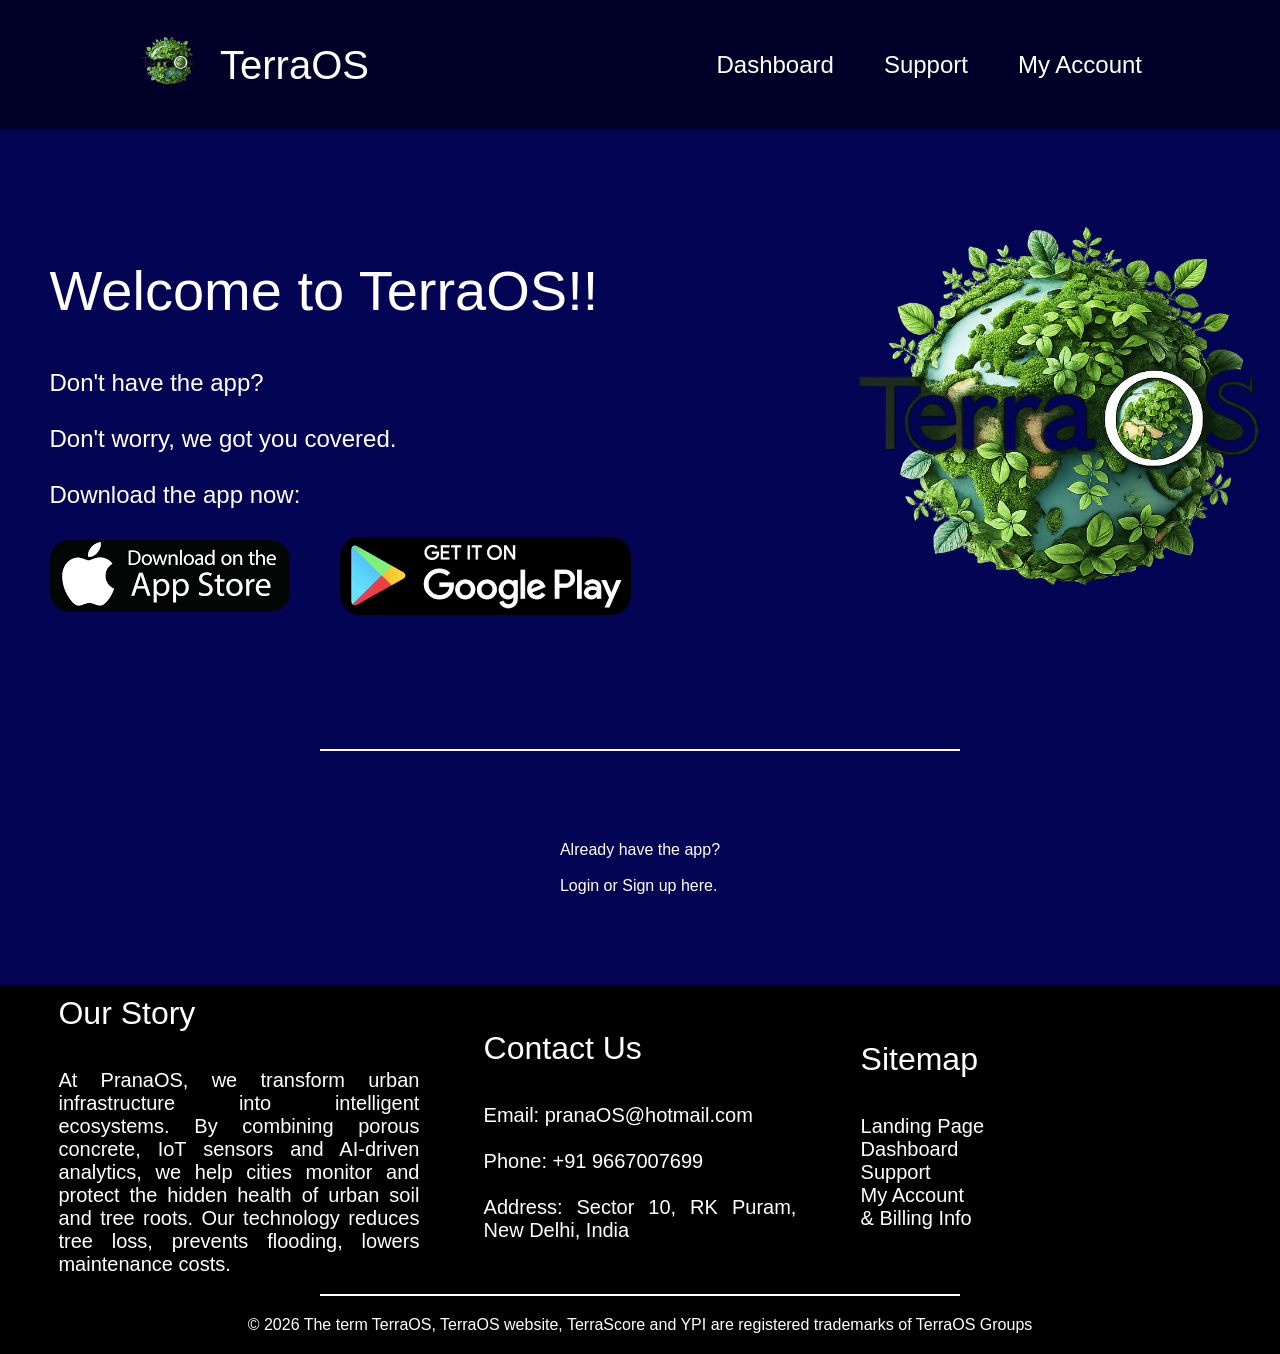
<file: index.html>
<!DOCTYPE html>
<html lang="en">

<head>
    <meta charset="UTF-8">
    <meta name="viewport" content="width=device-width, initial-scale=1.0">
    <link rel="stylesheet" href="styles.css">
    <link rel="shortcut icon" href="ChatGPT Image May 31, 2026, 08_23_54 PM.png" type="image/x-icon">
    <title>TerraOS - Landing Page</title>
</head>

<body>
    <header id="navbar">
        <div class="hl" id="brand-logo">
            <a href="index.html">
                <div><img src="ChatGPT Image May 31, 2026, 08_23_54 PM.png" alt="" height="80px" width="80px"></div>
                <div>TerraOS</div>
            </a>
        </div>
        <div class="hr">
            <button class="hamburger" id="hamburger-btn">
                <span></span>
                <span></span>
                <span></span>
            </button>
            <ul class="h-items" id="nav-menu">
                <li>
                    <a href="dash.html">
                        Dashboard
                    </a>
                </li>
                <li>
                    <a href="support.html">
                        Support
                    </a>
                </li>
                <li>
                    <a href="myacc.html">
                        My&nbsp;Account
                    </a>
                </li>
            </ul>
        </div>
    </header>
    <main>
        <section class="sec1">
            <div class="sec1l">
                <div class="sec1lt">
                    Welcome to TerraOS!!
                </div>
                <div class="sec1lb">
                    Don't have the app?
                    <br>
                    <br>
                    Don't worry, we got you covered.
                    <br>
                    <br>
                    Download the app now:
                    <br>
                    <br>
                    <div class="downloads">
                        <div class="appstore">
                            <a href="comingsoon.html">
                                <img src="appstore1.png" alt="">
                            </a>
                        </div>
                        <div class="playstore">
                            <a href="comingsoon.html">
                                <img src="googleps1.png" alt="">
                            </a>
                        </div>
                    </div>
                </div>
            </div>
            <div class="sec1r">
                <img src="ChatGPT Image May 31, 2026, 08_23_54 PM.png" alt="" height="600px" width="600px">
            </div>
        </section>
        <hr>
        <br>
        <br>
        <br>
        <br>
        <br>
        <section class="sec2">
            <div class="sec2l">
                Already have the app?
                <br>
                <br>
                <a href="login.html">
                    Login or Sign up here.
                </a>
            </div>
            <div class="sec2r"></div>
        </section>
    </main>
    <footer>
        <div class="ftop">
            <div class="wwr">
                <div class="wwrh">
                    Our Story
                    <br>
                    <br>
                </div>
                <div class="wwrt">
                    At PranaOS, we transform urban infrastructure into intelligent ecosystems. By combining porous concrete, IoT sensors and AI-driven analytics, we help cities monitor and protect the hidden health of urban soil and tree roots. Our technology reduces tree loss, prevents flooding, lowers maintenance costs.
                </div>
            </div>
            <div class="reachout">
                <div class="reachouth">
                    Contact Us
                    <br>
                    <br>
                </div>
                <div class="reachoutinfo">
                    Email: pranaOS@hotmail.com
                    <br>
                    <br>

                    Phone: +91 9667007699
                    <br>
                    <br>

                    Address: Sector 10, RK Puram, New Delhi, India
                </div>
            </div>
            <div class="sitemap">
                <div class="sitemaph">
                    Sitemap
                    <br>
                    <br>

                </div>
                <div class="sitemapt">
                    <a href="index.html">Landing Page</a>
                    <br>
                    <a href="dash.html">Dashboard</a>
                    <br>
                    <a href="support.html">Support</a>
                    <br>
                    <a href="myacc.html">My Account
                        <br>
                        & Billing Info
                    </a>

                </div>
            </div>
        </div>
        <br>
        <hr>
        <div class="fbottom">
            &copy; 2026 The term TerraOS, TerraOS website, TerraScore and YPI are registered trademarks of TerraOS
            Groups
        </div>
    </footer>
    <script>
        const navbar = document.getElementById('navbar');
        const hamburgerBtn = document.getElementById('hamburger-btn');
        const navMenu = document.getElementById('nav-menu');

        window.addEventListener('scroll', () => {
            if (window.scrollY > 250) {
                navbar.classList.add('scrolled');
            } else {
                navbar.classList.remove('scrolled');
                hamburgerBtn.classList.remove('active');
                navMenu.classList.remove('active');
            }
        });

        hamburgerBtn.addEventListener('click', () => {
            hamburgerBtn.classList.toggle('active');
            navMenu.classList.toggle('active');
        });
    </script>
</body>

</html>
</file>
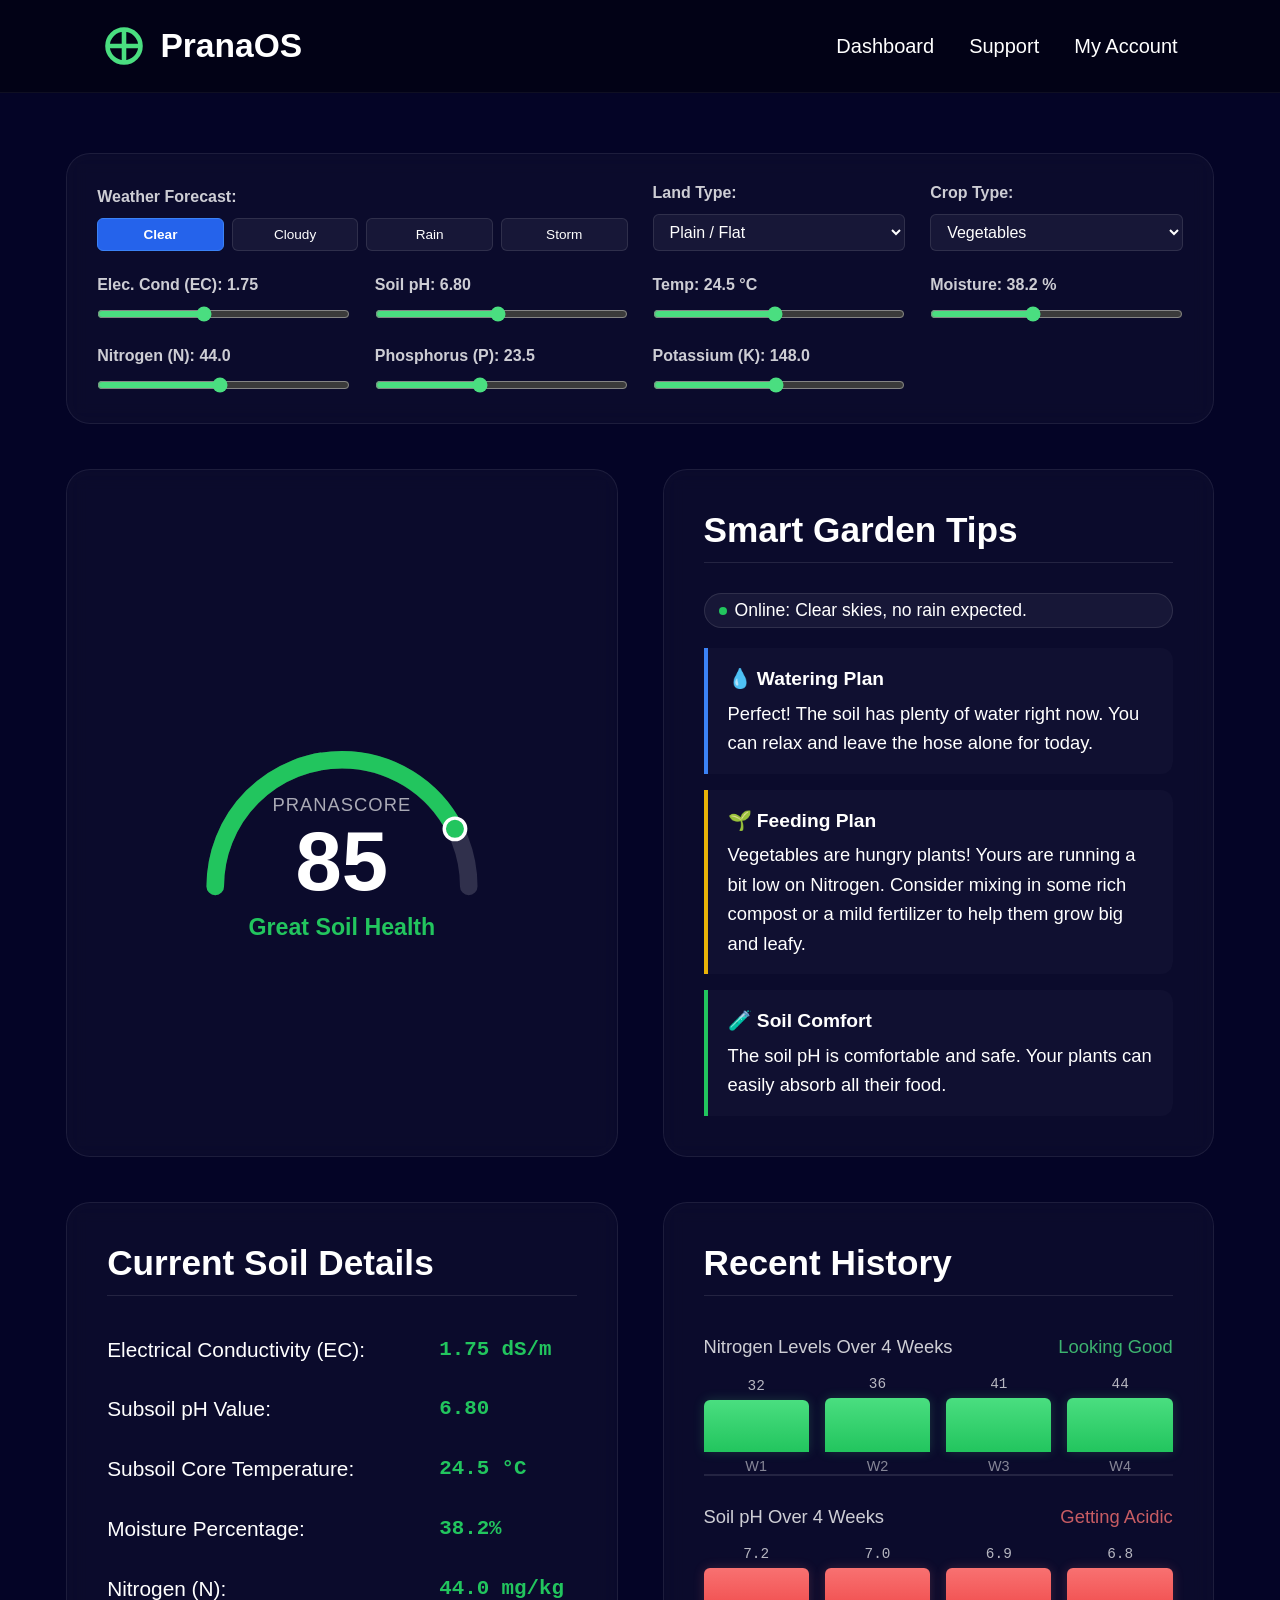
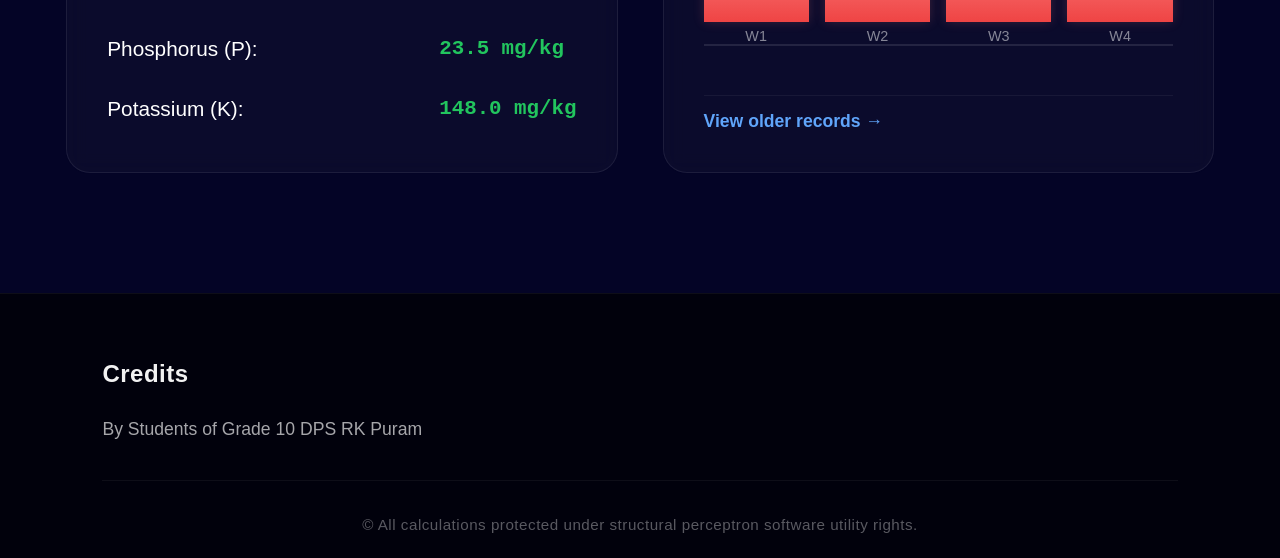
<file: dash.html>
<!DOCTYPE html>
<html lang="en">
<head>
    <meta charset="UTF-8">
    <meta name="viewport" content="width=device-width, initial-scale=1.0">
    <title>PranaOS - Core System Dashboard</title>
    <style>
        :root {
            --color-deep-space: rgb(4, 4, 38);
            --color-nav-solid: rgb(1, 1, 15);
            --color-panel-glass: rgba(255, 255, 255, 0.03);
            --color-border-glow: rgba(255, 255, 255, 0.08);
            --font-stack: 'Gill Sans', 'Gill Sans MT', Calibri, 'Trebuchet MS', sans-serif;
            --color-success: #22c55e;
            --color-warning: #eab308;
            --color-danger: #ef4444;
        }
        * { padding: 0; margin: 0; box-sizing: border-box; font-family: var(--font-stack); }
        body { background-color: var(--color-deep-space); color: white; min-height: 100vh; display: flex; flex-direction: column; overflow-x: hidden; }
        a { text-decoration: none; color: white; transition: color 0.3s cubic-bezier(0.4, 0, 0.2, 1); }
        header { background-color: rgb(2, 2, 22); display: flex; justify-content: space-between; align-items: center; position: sticky; top: 0; z-index: 1000; padding: 24px 8%; transition: all 0.4s cubic-bezier(0.4, 0, 0.2, 1); border-bottom: 1px solid rgba(255, 255, 255, 0.05); }
        header.scrolled { padding: 13px 8%; background-color: var(--color-nav-solid); box-shadow: 0 10px 30px rgba(0, 0, 0, 0.5); }
        .hl a { display: flex; align-items: center; gap: 14px; font-size: 2.1rem; font-weight: bold; }
        .logo-icon { width: 44px; height: 44px; fill: none; stroke: #4ade80; stroke-width: 2.5; }
        header div ul { list-style: none; display: flex; align-items: center; gap: 35px; }
        header div ul li { font-size: 1.25rem; }
        header div ul li a:hover { color: rgb(167, 135, 135); }
        .hamburger { display: none; flex-direction: column; justify-content: space-between; width: 28px; height: 19px; background: transparent; border: none; cursor: pointer; z-index: 1001; }
        .hamburger span { width: 100%; height: 3px; background-color: white; border-radius: 2px; transition: all 0.3s ease; }
        .control-panel { background: var(--color-panel-glass); border: 1px solid var(--color-border-glow); border-radius: 24px; padding: 30px; margin-bottom: 45px; backdrop-filter: blur(10px); display: grid; grid-template-columns: repeat(auto-fit, minmax(200px, 1fr)); gap: 25px; align-items: end; }
        .control-group { display: flex; flex-direction: column; gap: 12px; }
        .control-group label { font-size: 1rem; font-weight: bold; color: rgba(255, 255, 255, 0.8); }
        .control-group input[type=range] { width: 100%; cursor: pointer; accent-color: #4ade80; }
        .custom-select { padding: 8px 12px; border-radius: 6px; background: rgba(255, 255, 255, 0.05); border: 1px solid rgba(255, 255, 255, 0.1); color: white; font-size: 1rem; cursor: pointer; }
        .custom-select option { background: var(--color-deep-space); color: white; }
        .btn-group { display: flex; gap: 8px; }
        .weather-btn { flex: 1; padding: 8px 4px; background: rgba(255, 255, 255, 0.05); border: 1px solid rgba(255, 255, 255, 0.1); color: white; border-radius: 6px; cursor: pointer; font-size: 0.85rem; transition: all 0.2s ease; }
        .weather-btn:hover { background: rgba(255, 255, 255, 0.15); }
        .weather-btn.active { background: #2563eb; border-color: #3b82f6; font-weight: bold; }
        main { flex: 1; width: 100%; max-width: 1250px; margin: 0 auto; padding: 60px 4%; }
        .dashboard-grid { display: grid; grid-template-columns: 1fr 1fr; gap: 45px; align-items: stretch; margin-bottom: 45px; }
        .dashboard-grid.bottom-row { margin-bottom: 60px; }
        .sec1l, .sec1r, .sec-trend, .sec-ai { background: var(--color-panel-glass); border: 1px solid var(--color-border-glow); border-radius: 24px; padding: 40px; backdrop-filter: blur(10px); display: flex; flex-direction: column; }
        .sec1l { justify-content: center; align-items: center; }
        .sec1r { justify-content: center; }
        .Prana-score-container { position: relative; width: 100%; max-width: 390px; aspect-ratio: 4/3; display: flex; justify-content: center; align-items: center; }
        .Prana-gauge { width: 100%; height: 100%; overflow: visible; }
        .Prana-score-content { position: absolute; text-align: center; top: 55%; left: 50%; transform: translate(-50%, -50%); width: 100%; }
        .Prana-score-title { font-size: 1.15rem; opacity: 0.65; text-transform: uppercase; letter-spacing: 1px; margin-bottom: 4px; padding-top: 80px; }
        .Prana-score-number { font-size: 5.2rem; font-weight: bold; line-height: 1; }
        .Prana-score-status { margin-top: 10px; font-size: 1.45rem; font-weight: bold; }
        .sec1rh, .panel-title { font-size: 2.2rem; font-weight: bold; margin-bottom: 30px; border-bottom: 1px solid rgba(255, 255, 255, 0.1); padding-bottom: 12px; }
        .sec1rt { font-size: 1.3rem; line-height: 2.3; display: grid; grid-template-columns: 1fr auto; row-gap: 12px; }
        .sec1rt span { font-weight: bold; font-family: monospace, sans-serif; }
        .sec-trend { justify-content: space-between; }
        .chart-wrapper { display: flex; flex-direction: column; gap: 30px; margin-top: 10px; flex-grow: 1; }
        .chart-block { display: flex; flex-direction: column; gap: 8px; }
        .chart-label { font-size: 1.15rem; opacity: 0.8; display: flex; justify-content: space-between; }
        .chart-container { display: grid; grid-template-columns: repeat(4, 1fr); gap: 16px; align-items: flex-end; height: 110px; padding-top: 10px; border-bottom: 2px solid rgba(255, 255, 255, 0.1); }
        .bar-wrapper { display: flex; flex-direction: column; align-items: center; gap: 6px; height: 100%; justify-content: flex-end; }
        .bar { width: 100%; border-radius: 6px 6px 0 0; transition: height 1s cubic-bezier(0.4, 0, 0.2, 1); height: 0%; }
        .bar.good { background: linear-gradient(180deg, #4ade80 0%, #22c55e 100%); box-shadow: 0 0 12px rgba(74, 222, 128, 0.2); }
        .bar.bad { background: linear-gradient(180deg, #f87171 0%, #ef4444 100%); box-shadow: 0 0 12px rgba(248, 113, 113, 0.2); }
        .bar-value { font-size: 0.9rem; font-family: monospace; opacity: 0.7; }
        .bar-axis-lbl { font-size: 0.9rem; opacity: 0.5; text-transform: uppercase; }
        .trend-footer { margin-top: 25px; padding-top: 15px; border-top: 1px solid rgba(255, 255, 255, 0.05); }
        .trend-link { color: #60a5fa; font-size: 1.1rem; font-weight: bold; display: inline-flex; align-items: center; gap: 6px; }
        .trend-link:hover { color: #3b82f6; text-decoration: underline; }
        .ai-status-badge { display: inline-flex; align-items: center; gap: 8px; font-size: 1.1rem; background: rgba(255, 255, 255, 0.05); padding: 6px 14px; border-radius: 20px; margin-bottom: 20px; border: 1px solid rgba(255, 255, 255, 0.1); }
        .status-dot { width: 8px; height: 8px; border-radius: 50%; background: #cbd5e1; }
        .status-dot.syncing { background: #eab308; animation: pulse-glow 1.5s infinite alternate; }
        @keyframes pulse-glow { from { opacity: 0.4; } to { opacity: 1; } }
        .rec-card-stack { display: flex; flex-direction: column; gap: 16px; }
        .rec-card { background: rgba(255, 255, 255, 0.02); border-left: 4px solid #64748b; padding: 16px 20px; border-radius: 0 12px 12px 0; font-size: 1.15rem; line-height: 1.6; }
        .rec-card.success { border-left-color: #22c55e; }
        .rec-card.warning { border-left-color: #eab308; }
        .rec-card.info { border-left-color: #3b82f6; }
        .rec-card-title { font-weight: bold; margin-bottom: 4px; font-size: 1.2rem; }
        @media (max-width: 960px) { .dashboard-grid { grid-template-columns: 1fr; gap: 35px; } footer .ftop { grid-template-columns: 1fr; gap: 35px; } }
        @media (max-width: 768px) { .hamburger { display: flex; } header div ul { position: fixed; top: 93px; right: -100%; flex-direction: column; background-color: rgb(2, 2, 22); width: 270px; height: calc(100vh - 93px); gap: 0; padding-top: 25px; box-shadow: -10px 10px 30px rgba(0, 0, 0, 0.5); transition: right 0.4s cubic-bezier(0.4, 0, 0.2, 1); border-left: 1px solid rgba(255, 255, 255, 0.05); } header.scrolled div ul { top: 71px; height: calc(100vh - 71px); } header div ul li { padding: 22px 0; width: 100%; text-align: center; border-bottom: 1px solid rgba(255, 255, 255, 0.04); } header div ul.active { right: 0; } .hamburger.active span:nth-child(1) { transform: translateY(8px) rotate(45deg); } .hamburger.active span:nth-child(2) { opacity: 0; } .hamburger.active span:nth-child(3) { transform: translateY(-8px) rotate(-45deg); } }
        footer { background-color: rgb(1, 1, 12); padding: 60px 8% 25px; border-top: 1px solid rgba(255, 255, 255, 0.05); margin-top: auto; width: 100%; }
        footer .ftop { display: grid; grid-template-columns: 1.2fr 0.9fr 0.9fr; gap: 50px; }
        footer .ftop h3 { font-size: 1.5rem; margin-bottom: 20px; color: rgba(255, 255, 255, 0.95); letter-spacing: 0.5px; }
        footer .ftop p, footer .ftop .reachout, footer .ftop .wwr { font-size: 1.1rem; line-height: 1.7; color: rgba(255, 255, 255, 0.65); }
        footer .ftop .sitemapt a { display: block; margin-bottom: 12px; font-size: 1.1rem; color: rgba(255, 255, 255, 0.65); transition: all 0.3s ease; }
        footer .ftop .sitemapt a:hover { color: #4ade80; padding-left: 6px; }
        footer .fbottom { text-align: center; padding-top: 35px; margin-top: 35px; border-top: 1px solid rgba(255, 255, 255, 0.05); font-size: 0.95rem; color: rgba(255, 255, 255, 0.35); letter-spacing: 0.5px; }
    </style>
</head>
<body>
    <header id="navbar">
        <div class="hl" id="brand-logo">
            <a href="index.html">
                <svg class="logo-icon" viewBox="0 0 24 24"><circle cx="12" cy="12" r="9"/><path d="M12 3v18M3 12h18"/></svg>
                <span>PranaOS</span>
            </a>
        </div>
        <div class="hr">
            <button class="hamburger" id="hamburger-btn" aria-label="Toggle Menu Node"><span></span><span></span><span></span></button>
            <ul class="h-items" id="nav-menu">
                <li><a href="#dashboard">Dashboard</a></li>
                <li><a href="#support">Support</a></li>
                <li><a href="#account">My Account</a></li>
            </ul>
        </div>
    </header>
    <main>
        <section class="control-panel">
            <div class="control-group" style="grid-column: span 2;">
                <label>Weather Forecast:</label>
                <div class="btn-group">
                    <button class="weather-btn active" data-rain="false" data-desc="Clear skies, no rain expected.">Clear</button>
                    <button class="weather-btn" data-rain="false" data-desc="Cloudy, but dry.">Cloudy</button>
                    <button class="weather-btn" data-rain="true" data-desc="Light rain expected soon.">Rain</button>
                    <button class="weather-btn" data-rain="true" data-desc="Heavy rain or storm coming.">Storm</button>
                </div>
            </div>
            <div class="control-group">
                <label>Land Type:</label>
                <select id="input-land" class="custom-select">
                    <option value="plain">Plain / Flat</option>
                    <option value="plateau">Plateau</option>
                    <option value="hill">Hill / Slope</option>
                </select>
            </div>
            <div class="control-group">
                <label>Crop Type:</label>
                <select id="input-crop" class="custom-select">
                    <option value="vegetables">Vegetables</option>
                    <option value="grains">Grains & Cereals</option>
                    <option value="fruits">Fruits & Trees</option>
                    <option value="legumes">Beans & Legumes</option>
                </select>
            </div>
            <div class="control-group">
                <label>Elec. Cond (EC): <span id="ec-val">1.75</span></label>
                <input type="range" id="input-ec" min="0.5" max="3.5" step="0.05" value="1.75">
            </div>
            <div class="control-group">
                <label>Soil pH: <span id="ph-val">6.80</span></label>
                <input type="range" id="input-ph" min="0.0" max="14.0" step="0.1" value="6.8">
            </div>
            <div class="control-group">
                <label>Temp: <span id="temp-val">24.5</span> °C</label>
                <input type="range" id="input-temp" min="10.0" max="40.0" step="0.5" value="24.5">
            </div>
            <div class="control-group">
                <label>Moisture: <span id="moist-val">38.2</span> %</label>
                <input type="range" id="input-moist" min="10.0" max="80.0" step="0.5" value="38.2">
            </div>
            <div class="control-group">
                <label>Nitrogen (N): <span id="n-val">44.0</span></label>
                <input type="range" id="input-n" min="10.0" max="80.0" step="1.0" value="44.0">
            </div>
            <div class="control-group">
                <label>Phosphorus (P): <span id="p-val">23.5</span></label>
                <input type="range" id="input-p" min="5.0" max="50.0" step="0.5" value="23.5">
            </div>
            <div class="control-group">
                <label>Potassium (K): <span id="k-val">148.0</span></label>
                <input type="range" id="input-k" min="50.0" max="250.0" step="1.0" value="148.0">
            </div>
        </section>
        <section class="dashboard-grid" id="dashboard">
            <div class="sec1l">
                <div class="Prana-score-container">
                    <svg class="Prana-gauge" viewBox="0 0 400 250">
                        <path id="bgArc" d="M 70 200 A 130 130 0 0 1 330 200" fill="none" stroke="rgba(255,255,255,0.15)" stroke-width="18" stroke-linecap="round" />
                        <path id="PranaArc" d="M 70 200 A 130 130 0 0 1 330 200" fill="none" stroke="#4ade80" stroke-width="18" stroke-linecap="round" />
                        <circle id="PranaIndicator" cx="70" cy="200" r="11" fill="#4ade80" stroke="white" stroke-width="3.5" />
                    </svg>
                    <div class="Prana-score-content">
                        <div class="Prana-score-title">PranaScore</div>
                        <div class="Prana-score-number" id="PranaScoreNumber">0</div>
                        <div class="Prana-score-status">—</div>
                    </div>
                </div>
            </div>
            <div class="sec-ai">
                <div class="panel-title">Smart Garden Tips</div>
                <div class="ai-status-badge">
                    <div class="status-dot syncing" id="ai-status-dot"></div>
                    <span id="ai-status-text">Checking Weather...</span>
                </div>
                <div class="rec-card-stack" id="ai-rec-stack">
                    <div class="rec-card info">
                        <div class="rec-card-title">Looking at your soil...</div>
                        Fetching the best advice for your land and crops.
                    </div>
                </div>
            </div>
        </section>
        <section class="dashboard-grid bottom-row">
            <div class="sec1r">
                <div class="sec1rh">Current Soil Details</div>
                <div class="sec1rt">
                    <div>Electrical Conductivity (EC):</div><span id="ec">—</span>
                    <div>Subsoil pH Value:</div><span id="soil">—</span>
                    <div>Subsoil Core Temperature:</div><span id="temp">—</span>
                    <div>Moisture Percentage:</div><span id="moist">—</span>
                    <div>Nitrogen (N):</div><span id="n">—</span>
                    <div>Phosphorus (P):</div><span id="p">—</span>
                    <div>Potassium (K):</div><span id="k">—</span>
                </div>
            </div>
            <div class="sec-trend">
                <div class="panel-title">Recent History</div>
                <div class="chart-wrapper">
                    <div class="chart-block">
                        <div class="chart-label">
                            <span>Nitrogen Levels Over 4 Weeks</span>
                            <span style="color: #4ade80;">Looking Good</span>
                        </div>
                        <div class="chart-container">
                            <div class="bar-wrapper"><span class="bar-value">32</span><div class="bar good" data-height="53%"></div><span class="bar-axis-lbl">W1</span></div>
                            <div class="bar-wrapper"><span class="bar-value">36</span><div class="bar good" data-height="60%"></div><span class="bar-axis-lbl">W2</span></div>
                            <div class="bar-wrapper"><span class="bar-value">41</span><div class="bar good" data-height="68%"></div><span class="bar-axis-lbl">W3</span></div>
                            <div class="bar-wrapper"><span class="bar-value">44</span><div class="bar good" data-height="73%"></div><span class="bar-axis-lbl">W4</span></div>
                        </div>
                    </div>
                    <div class="chart-block">
                        <div class="chart-label">
                            <span>Soil pH Over 4 Weeks</span>
                            <span style="color: #f87171;">Getting Acidic</span>
                        </div>
                        <div class="chart-container">
                            <div class="bar-wrapper"><span class="bar-value">7.2</span><div class="bar bad" data-height="96%"></div><span class="bar-axis-lbl">W1</span></div>
                            <div class="bar-wrapper"><span class="bar-value">7.0</span><div class="bar bad" data-height="93%"></div><span class="bar-axis-lbl">W2</span></div>
                            <div class="bar-wrapper"><span class="bar-value">6.9</span><div class="bar bad" data-height="92%"></div><span class="bar-axis-lbl">W3</span></div>
                            <div class="bar-wrapper"><span class="bar-value">6.8</span><div class="bar bad" data-height="90%"></div><span class="bar-axis-lbl">W4</span></div>
                        </div>
                    </div>
                </div>
                <div class="trend-footer">
                    <a href="#trends-archive" class="trend-link">View older records &rarr;</a>
                </div>
            </div>
        </section>
    </main>
    <footer>
        <div class="ftop">
            <div class="reachout">
                <h3>Credits</h3>
                <p>By Students of Grade 10 DPS RK Puram</p>
            </div>
           
            </div>
        </div>
        <div class="fbottom">
            &copy; All calculations protected under structural perceptron software utility rights.
        </div>
    </footer>
    <script>
        const v1=document.getElementById('navbar'),v2=document.getElementById('hamburger-btn'),v3=document.getElementById('nav-menu');
        window.addEventListener('scroll',()=>{if(window.scrollY>100)v1.classList.add('scrolled');else v1.classList.remove('scrolled');});
        v2.addEventListener('click',(e)=>{e.stopPropagation();v2.classList.toggle('active');v3.classList.toggle('active');});
        let dta={ec:1.75,pH:6.80,temp:24.5,moist:38.2,n:44.0,p:23.5,k:148.0},rf=!1,ws="Clear skies, no rain expected.",lt="plain",ct="vegetables";
        const q1=document.getElementById("PranaArc"),q2=document.getElementById("PranaIndicator"),q3=document.getElementById("PranaScoreNumber"),q4=document.querySelector(".Prana-score-status"),q5=q1.getTotalLength();
        q1.style.strokeDasharray=q5;q1.style.strokeDashoffset=q5;
        function fA(i,w,l,c){let n=40,p=25,k=150,m=40,h=6.5;if(c==="vegetables"){n=60;m=50;h=6.8;}else if(c==="grains"){n=40;h=7.0;}else if(c==="fruits"){k=200;h=6.0;}else if(c==="legumes"){n=20;p=40;h=6.5;}
        if(l==="hill")m+=10;if(l==="plateau")m+=5;
        const g=(u,t)=>{let r=u/t;if(r>=0.8&&r<=1.2)return 1.0;if(r>=0.5&&r<=1.5)return 0.5;return 0.1;};
        const x=[g(i.ec,1.5),g(i.pH,h),g(i.temp,24.0),g(i.moist,m),g(i.n,n),g(i.p,p),g(i.k,k)],z=[0.10,0.15,0.10,0.25,0.15,0.10,0.15];
        let s=0.05;for(let j=0;j<x.length;j++){s+=x[j]*z[j];}
        if(w.includes("Storm"))s-=0.1;return Math.round(Math.min(Math.max(s,0),1)*100);}
        function fB(){
        document.getElementById('ec').textContent=dta.ec.toFixed(2)+" dS/m";document.getElementById('soil').textContent=dta.pH.toFixed(2);document.getElementById('temp').textContent=dta.temp.toFixed(1)+" °C";document.getElementById('moist').textContent=dta.moist.toFixed(1)+"%";document.getElementById('n').textContent=dta.n.toFixed(1)+" mg/kg";document.getElementById('p').textContent=dta.p.toFixed(1)+" mg/kg";document.getElementById('k').textContent=dta.k.toFixed(1)+" mg/kg";
        const sc=fA(dta,ws,lt,ct);let ec,hs;
        if(sc>=80){ec="#22c55e";hs="Great Soil Health";}else if(sc>=60){ec="#eab308";hs="Good / Okay";}else{ec="#ef4444";hs="Needs Attention";}
        q1.style.stroke=ec;q2.style.fill=ec;q4.textContent=hs;q4.style.color=ec;
        document.querySelectorAll('.sec1rt span').forEach(e=>e.style.color=ec);
        q3.textContent=sc;const fp=sc/100,to=q5*(1-fp);q1.style.strokeDashoffset=to;
        const cp=q1.getPointAtLength(q5*fp);q2.setAttribute("cx",cp.x);q2.setAttribute("cy",cp.y);
        const bd=document.getElementById('ai-status-dot'),bt=document.getElementById('ai-status-text');
        bd.classList.remove('syncing');bd.style.background=rf?"#3b82f6":"#22c55e";bt.textContent=`Online: ${ws}`;
        fC(dta,rf,lt,ct);}
        function fC(m,r,l,c){
        const st=document.getElementById('ai-rec-stack');let wa="",na="",sa="",ml=(l==="hill")?45.0:35.0;
        if(m.moist<ml){if(r){wa=`The soil is a little dry, but nature is about to handle it for you! <strong>Skip watering today</strong> since rain is on the way.`;}else{wa=`Your plants are getting thirsty! Because you are growing on a ${l}, it's time to <strong>give them a good watering</strong> this evening.`;}}else{wa=`Perfect! The soil has plenty of water right now. You can relax and leave the hose alone for today.`;}
        if(c==="vegetables"&&m.n<50){na=`Vegetables are hungry plants! Yours are running a bit low on Nitrogen. Consider mixing in some rich compost or a mild fertilizer to help them grow big and leafy.`;}else if(c==="legumes"&&m.p<20){na=`Beans and peas make their own nitrogen, but they need Phosphorus to do it! Your soil is a bit low. Add a little bone meal to give them a boost.`;}else if(c==="fruits"&&m.k<150){na=`Fruit trees need a lot of Potassium to make sweet, healthy fruit. Your levels are dropping, so try adding some wood ash or a potassium booster to the base of your trees.`;}else{na=`Your plant food levels (N-P-K) are looking solid for ${c}. Keep up the good work!`;}
        if(m.pH<5.5){sa=`Whoa, your soil is very sour (acidic)! Most plants don't like this. You should add some garden lime as soon as you can to sweeten it up.`;}else if(m.pH>8.0){sa=`Your soil is very basic. Try adding some peat moss or sulfur to help bring it back to a comfortable level for your plants.`;}else{sa=`The soil pH is comfortable and safe. Your plants can easily absorb all their food.`;}
        st.innerHTML=`<div class="rec-card ${m.moist<ml&&!r?'warning':'info'}"><div class="rec-card-title">💧 Watering Plan</div>${wa}</div><div class="rec-card ${na.includes('solid')?'success':'warning'}"><div class="rec-card-title">🌱 Feeding Plan</div>${na}</div><div class="rec-card ${sa.includes('comfortable')?'success':'warning'}"><div class="rec-card-title">🧪 Soil Comfort</div>${sa}</div>`;}
        ['ec','ph','temp','moist','n','p','k'].forEach(p=>{document.getElementById(`input-${p}`).addEventListener('input',(e)=>{let v=parseFloat(e.target.value);dta[p==='ph'?'pH':p]=v;document.getElementById(`${p}-val`).textContent=(p==='n'||p==='p'||p==='k')?v.toFixed(1):v.toFixed(2);fB();});});
        document.getElementById('input-land').addEventListener('change',(e)=>{lt=e.target.value;fB();});
        document.getElementById('input-crop').addEventListener('change',(e)=>{ct=e.target.value;fB();});
        document.querySelectorAll('.weather-btn').forEach(b=>{b.addEventListener('click',(e)=>{document.querySelectorAll('.weather-btn').forEach(x=>x.classList.remove('active'));e.target.classList.add('active');rf=e.target.getAttribute('data-rain')==='true';ws=e.target.getAttribute('data-desc');fB();});});
        function fD(){document.querySelectorAll('.bar').forEach(b=>{b.style.height=b.getAttribute('data-height');});}
        fB();setTimeout(fD,300);
    </script>
</body>
</html>
</file>
<file: styles.css>
* {
    padding: 0%;
    margin: 0;
    box-sizing: border-box;
    font-family: 'Gill Sans', 'Gill Sans MT', Calibri, 'Trebuchet MS', sans-serif;
}

header {
    background-color: rgb(0, 0, 41);
    color: white;
    display: flex;
    justify-content: space-between;
    align-items: center;
    position: sticky;
    top: 0;
    z-index: 1000;
    padding: 25px 10%;
    transition: padding 0.4s ease, background-color 0.4s ease;
}

.hl {
    font-size: 2.5rem;
    transition: font-size 0.4s ease;
}

.hl a {
    display: flex;
    align-items: center;
    gap: 12px;
}

.hl img {
    display: block;
}

header div ul {
    list-style: none;
    display: flex;
    align-items: center;
    gap: 30px;
    transition: all 0.4s ease;
}

header div ul li {
    padding: 5px 10px;
    font-size: 1.5rem;
}

header div ul li:hover {
    color: rgb(167, 135, 135);
}

body {
    background-color: rgb(4, 4, 84);
    color: white;
}

.sec1 {
    display: flex;
    justify-content: center;
    align-items: center;
}

.sec1l {
    padding: 10%;
    font-size: 3.5rem;
}

.sec1lb {
    padding-top: 8%;
    font-size: 1.5rem;
}

.downloads {
    display: flex;
    justify-content: center;
    align-items: center;
    gap: 50px;
}

a {
    text-decoration: none;
    color: white;
}

header div ul li a:hover {
    color: rgb(167, 135, 135);
}

.sec1 .sec1l .sec1lb .downloads img {
    border-radius: 20px;
}

hr {
    margin: 0 auto;
    border: 1px solid;
    width: 50%;
    display: flex;
    align-items: center;
}

.sec2 {
    display: flex;
    justify-content: center;
    align-items: center;
    padding-bottom: 90px;
}

.sec2 .sec2c {
    text-align: center;
    font-size: 1.5rem;
}

footer {
    padding-top: 10px;
    background-color: rgb(0, 0, 0);
    color: rgb(255, 255, 255);
}

footer .ftop {
    display: flex;
    justify-content: space-around;
    text-align: justify;
    align-items: center;
    padding-left: 3%;
    padding-right: 3%;
}

footer .ftop .wwr {
    width: 30%;
}

footer .ftop .wwrh {
    font-size: 2rem;
}

footer .ftop .wwrt {
    font-size: 1.25rem;
}

footer .ftop .reachout {
    width: 30%;
    padding: 0 2%;
}

footer .ftop .reachouth {
    font-size: 2rem;
}

footer .ftop .reachoutinfo {
    font-size: 1.25rem;
}

footer .ftop .sitemap {
    width: 30%;
}

footer .ftop .sitemaph {
    font-size: 2rem;
}

footer .ftop .sitemapt {
    font-size: 1.25rem;
}

footer .fbottom {
    padding: 20px 0;
    text-align: center;
}

header.scrolled {
    padding: 10px 10%;
    background-color: rgb(0, 0, 25);
}

header.scrolled .hl {
    font-size: 1.8rem;
}

.hamburger {
    display: none;
    flex-direction: column;
    justify-content: space-between;
    width: 30px;
    height: 21px;
    background: transparent;
    border: none;
    cursor: pointer;
    z-index: 1001;
}

.hamburger span {
    width: 100%;
    height: 3px;
    background-color: white;
    border-radius: 2px;
    transition: all 0.5s linear;
}

header.scrolled .hamburger {
    display: flex;
}

header.scrolled div ul {
    position: fixed;
    top: 56px;
    right: -100%;
    flex-direction: column;
    background-color: rgb(0, 0, 25);
    width: 250px;
    height: calc(100vh - 56px);
    gap: 0;
    padding-top: 30px;
    box-shadow: -5px 5px 15px rgba(0, 0, 0, 0.5);
    transition: right 0.5s ease;
}

header.scrolled div ul li {
    padding: 20px 0;
    width: 100%;
    text-align: center;
}

header.scrolled div ul.active {
    right: 0;
}

header.scrolled .hamburger.active span:nth-child(1) {
    transform: translateY(9px) rotate(45deg);
}

header.scrolled .hamburger.active span:nth-child(2) {
    opacity: 0;
}

header.scrolled .hamburger.active span:nth-child(3) {
    transform: translateY(-9px) rotate(-45deg);
}

.Prana-score-container {
    position: relative;
    width: 500px;
    height: 350px;
    display: flex;
    justify-content: center;
    align-items: center;
}

.Prana-gauge {
    width: 100%;
    height: 100%;
    overflow: visible;
}

.Prana-score-content {
    position: absolute;
    text-align: center;
    top: 55%;
    left: 50%;
    transform: translate(-50%, -50%);
}

.Prana-score-title {
    font-size: 1.3rem;
    opacity: 0.8;
    margin-bottom: 10px;
    padding-top: 50px;
}

.Prana-score-number {
    font-size: 5rem;
    font-weight: bold;
    line-height: 1;
}

.Prana-score-status {
    margin-top: 10px;
    font-size: 1.4rem;
}

.sec1rh {
    font-size: 2.5rem;
    padding-bottom: 30px;
    padding-right: 60%;
}
</file>
